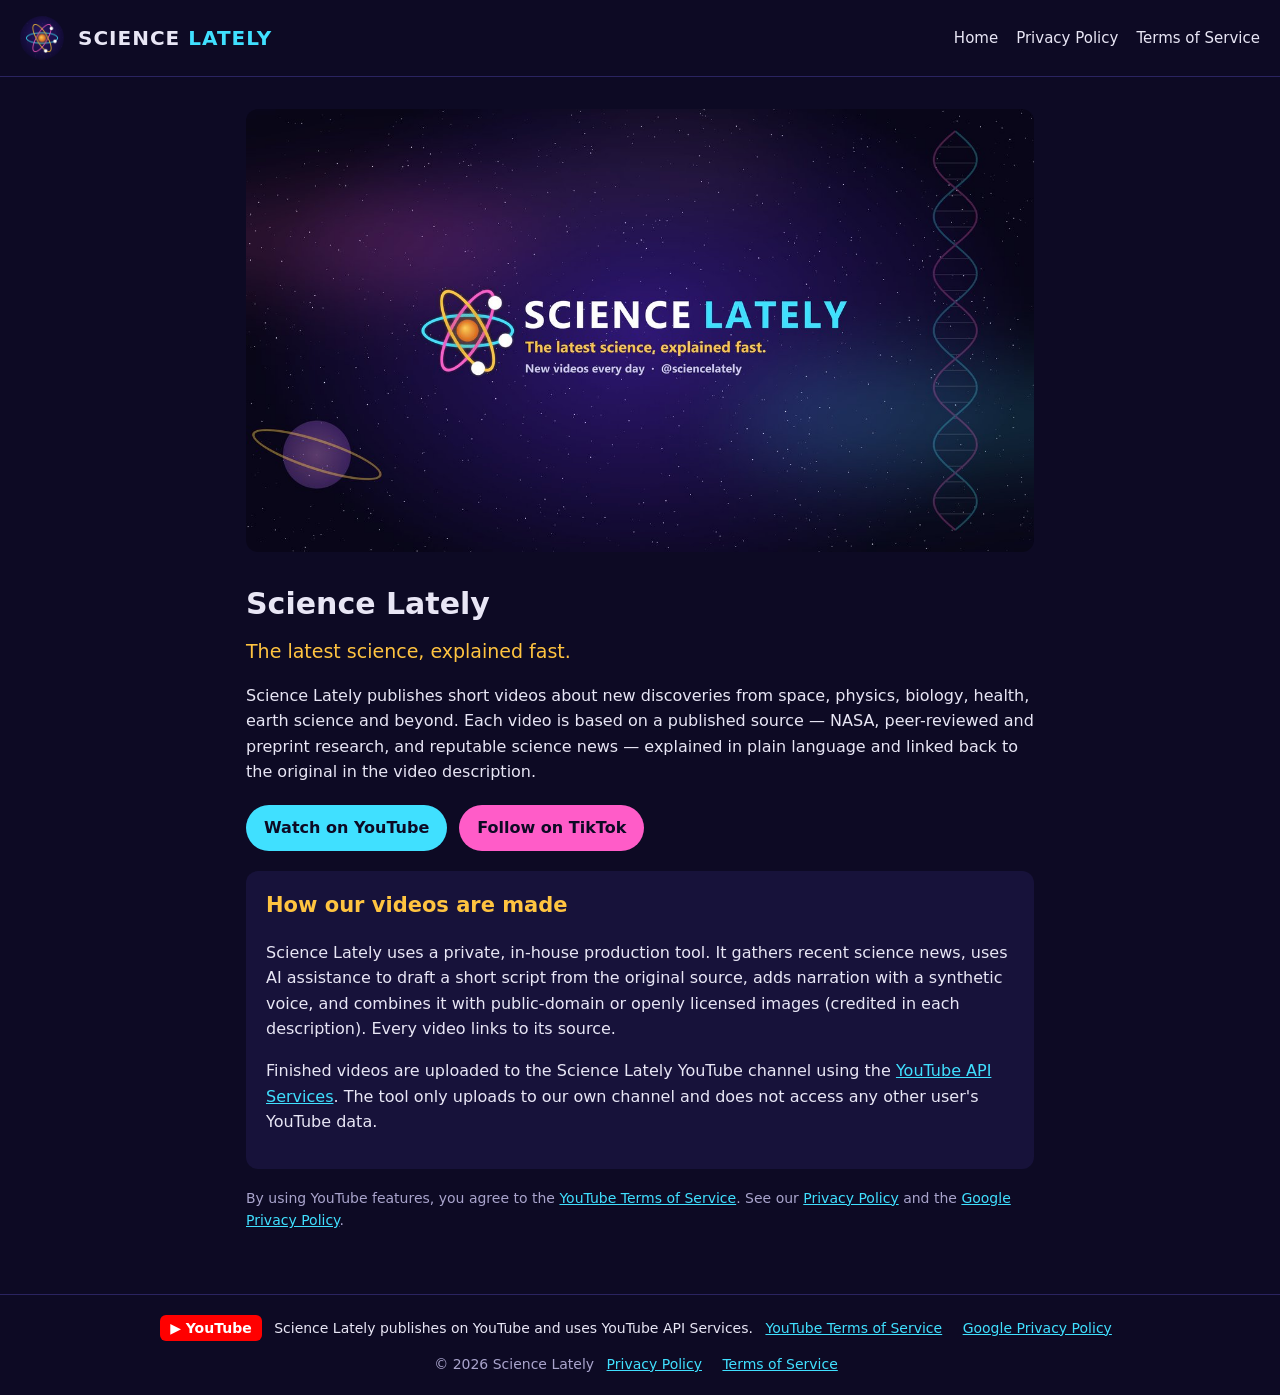
<file: index.html>
<!doctype html>
<html lang="en">
<head>
  <meta charset="utf-8">
  <meta name="viewport" content="width=device-width, initial-scale=1">
  <title>Science Lately</title>
  <meta name="description" content="The latest science, explained fast. Short videos on new discoveries in space, physics, biology, health and more.">
  <link rel="icon" href="logo.png">
  <link rel="stylesheet" href="style.css">
</head>
<body>
  <header>
    <img src="logo.png" alt="Science Lately logo">
    <div class="name">SCIENCE <span>LATELY</span></div>
    <nav>
      <a href="index.html">Home</a>
      <a href="privacy.html">Privacy Policy</a>
      <a href="terms.html">Terms of Service</a>
    </nav>
  </header>

  <main>
    <img class="hero" src="banner.jpg" alt="Science Lately banner">
    <h1>Science Lately</h1>
    <p class="tagline">The latest science, explained fast.</p>
    <p>Science Lately publishes short videos about new discoveries from space, physics, biology,
      health, earth science and beyond. Each video is based on a published source &mdash; NASA,
      peer-reviewed and preprint research, and reputable science news &mdash; explained in plain
      language and linked back to the original in the video description.</p>

    <div class="links">
      <a class="button" href="https://www.youtube.com/@sciencelately">Watch on YouTube</a>
      <a class="button alt" href="https://www.tiktok.com/@sciencelately">Follow on TikTok</a>
    </div>

    <div class="card">
      <h2 style="margin-top:0">How our videos are made</h2>
      <p>Science Lately uses a private, in-house production tool. It gathers recent science news,
        uses AI assistance to draft a short script from the original source, adds narration with
        a synthetic voice, and combines it with public-domain or openly licensed images (credited in
        each description). Every video links to its source.</p>
      <p>Finished videos are uploaded to the Science Lately YouTube channel using the
        <a href="https://developers.google.com/youtube">YouTube API Services</a>. The tool only
        uploads to our own channel and does not access any other user's YouTube data.</p>
    </div>

    <p class="muted">By using YouTube features, you agree to the
      <a href="https://www.youtube.com/t/terms">YouTube Terms of Service</a>. See our
      <a href="privacy.html">Privacy Policy</a> and the
      <a href="https://policies.google.com/privacy">Google Privacy Policy</a>.</p>
  </main>

  <footer>
    <div class="yt-notice">
      <span class="yt-badge">&#9654; YouTube</span>
      Science Lately publishes on YouTube and uses YouTube API Services.
      <a href="https://www.youtube.com/t/terms">YouTube Terms of Service</a>
      <a href="https://policies.google.com/privacy">Google Privacy Policy</a>
    </div>
    &copy; 2026 Science Lately
    <a href="privacy.html">Privacy Policy</a>
    <a href="terms.html">Terms of Service</a>
  </footer>
</body>
</html>
</file>
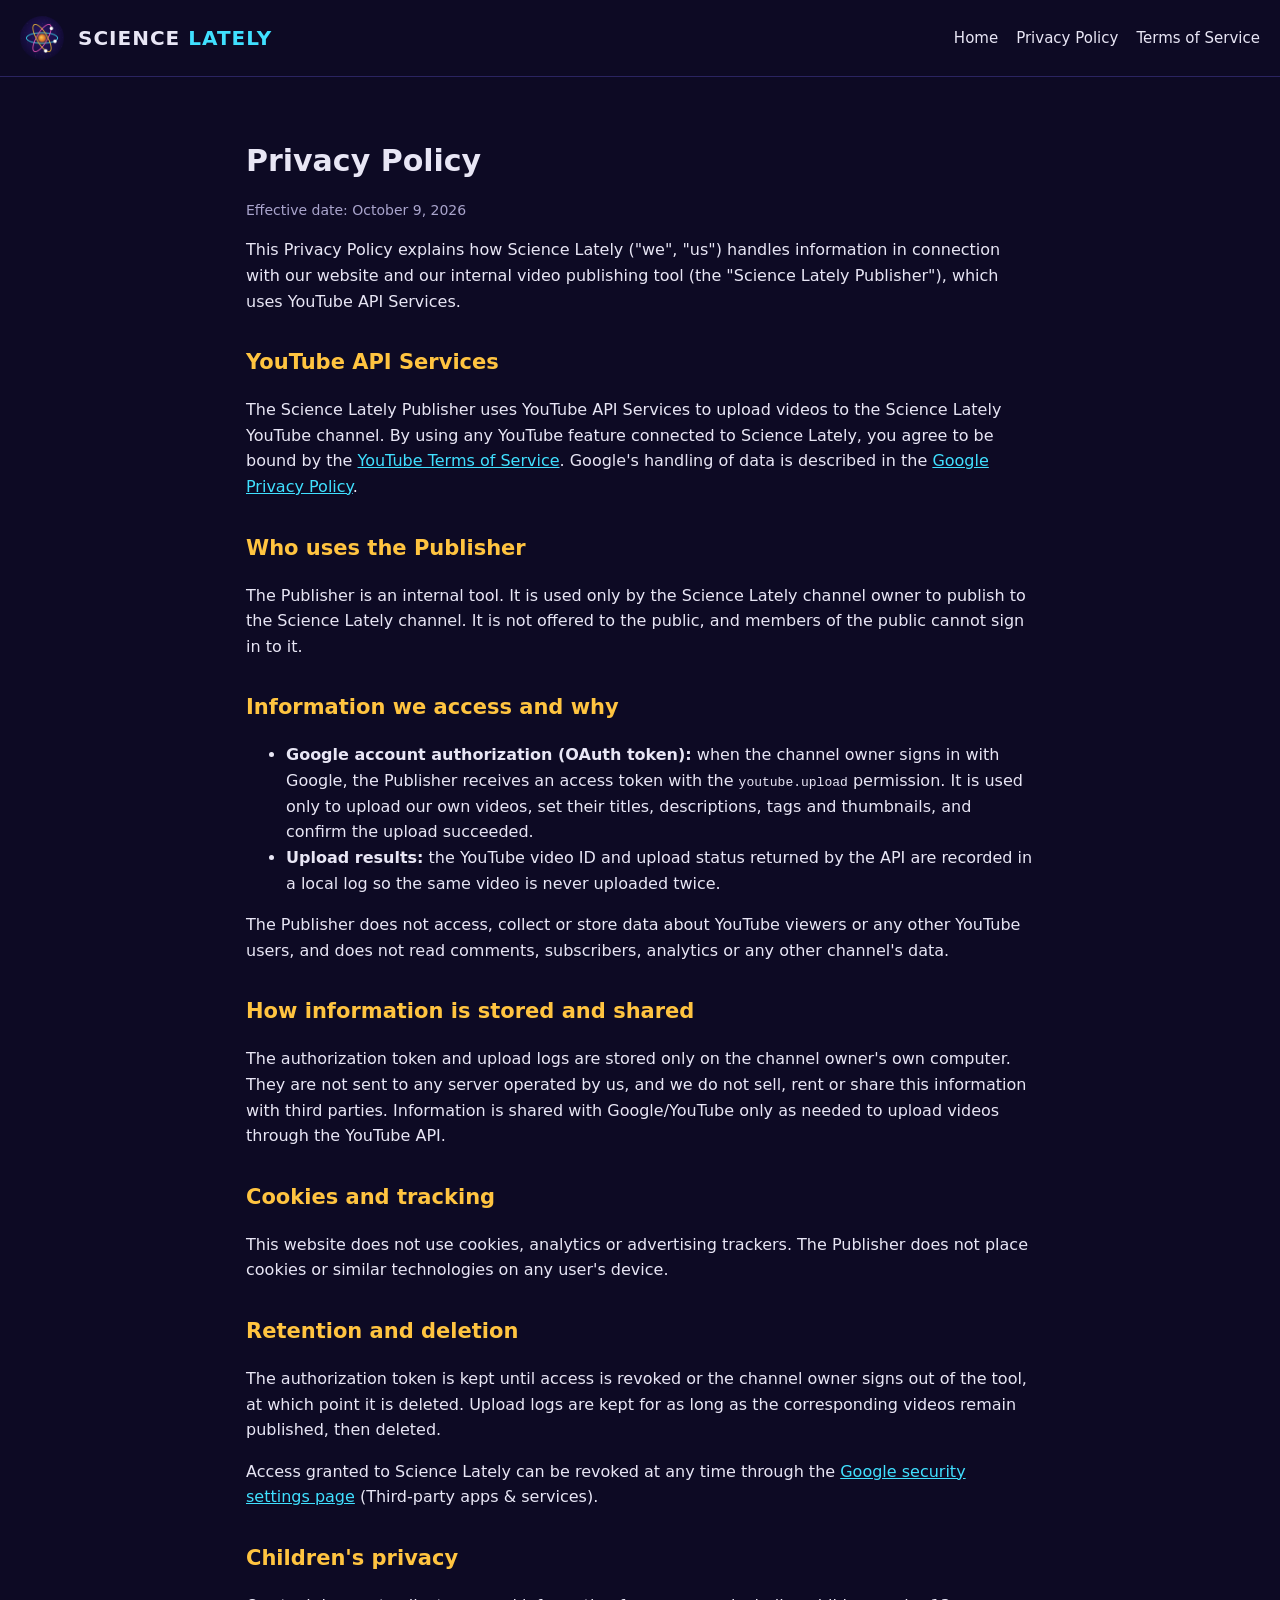
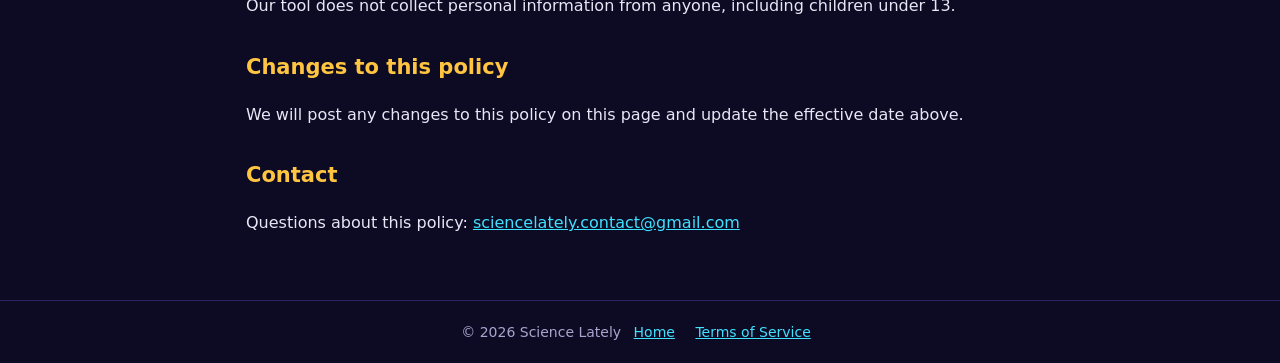
<file: privacy.html>
<!doctype html>
<html lang="en">
<head>
  <meta charset="utf-8">
  <meta name="viewport" content="width=device-width, initial-scale=1">
  <title>Privacy Policy | Science Lately</title>
  <link rel="icon" href="logo.png">
  <link rel="stylesheet" href="style.css">
</head>
<body>
  <header>
    <img src="logo.png" alt="Science Lately logo">
    <div class="name">SCIENCE <span>LATELY</span></div>
    <nav>
      <a href="index.html">Home</a>
      <a href="privacy.html">Privacy Policy</a>
      <a href="terms.html">Terms of Service</a>
    </nav>
  </header>

  <main>
    <h1>Privacy Policy</h1>
    <p class="muted">Effective date: October 9, 2026</p>

    <p>This Privacy Policy explains how Science Lately ("we", "us") handles information in
      connection with our website and our internal video publishing tool (the "Science Lately
      Publisher"), which uses YouTube API Services.</p>

    <h2>YouTube API Services</h2>
    <p>The Science Lately Publisher uses YouTube API Services to upload videos to the Science
      Lately YouTube channel. By using any YouTube feature connected to Science Lately, you agree
      to be bound by the <a href="https://www.youtube.com/t/terms">YouTube Terms of Service</a>.
      Google's handling of data is described in the
      <a href="https://policies.google.com/privacy">Google Privacy Policy</a>.</p>

    <h2>Who uses the Publisher</h2>
    <p>The Publisher is an internal tool. It is used only by the Science Lately channel owner to
      publish to the Science Lately channel. It is not offered to the public, and members of the
      public cannot sign in to it.</p>

    <h2>Information we access and why</h2>
    <ul>
      <li><strong>Google account authorization (OAuth token):</strong> when the channel owner signs
        in with Google, the Publisher receives an access token with the
        <code>youtube.upload</code> permission. It is used only to upload our own videos, set their
        titles, descriptions, tags and thumbnails, and confirm the upload succeeded.</li>
      <li><strong>Upload results:</strong> the YouTube video ID and upload status returned by the
        API are recorded in a local log so the same video is never uploaded twice.</li>
    </ul>
    <p>The Publisher does not access, collect or store data about YouTube viewers or any other
      YouTube users, and does not read comments, subscribers, analytics or any other channel's
      data.</p>

    <h2>How information is stored and shared</h2>
    <p>The authorization token and upload logs are stored only on the channel owner's own computer.
      They are not sent to any server operated by us, and we do not sell, rent or share this
      information with third parties. Information is shared with Google/YouTube only as needed to
      upload videos through the YouTube API.</p>

    <h2>Cookies and tracking</h2>
    <p>This website does not use cookies, analytics or advertising trackers. The Publisher does
      not place cookies or similar technologies on any user's device.</p>

    <h2>Retention and deletion</h2>
    <p>The authorization token is kept until access is revoked or the channel owner signs out of
      the tool, at which point it is deleted. Upload logs are kept for as long as the corresponding
      videos remain published, then deleted.</p>
    <p>Access granted to Science Lately can be revoked at any time through the
      <a href="https://myaccount.google.com/permissions">Google security settings page</a>
      (Third-party apps &amp; services).</p>

    <h2>Children's privacy</h2>
    <p>Our tool does not collect personal information from anyone, including children under 13.</p>

    <h2>Changes to this policy</h2>
    <p>We will post any changes to this policy on this page and update the effective date above.</p>

    <h2>Contact</h2>
    <p>Questions about this policy: <a href="mailto:sciencelately.contact@gmail.com">sciencelately.contact@gmail.com</a></p>
  </main>

  <footer>
    &copy; 2026 Science Lately
    <a href="index.html">Home</a>
    <a href="terms.html">Terms of Service</a>
  </footer>
</body>
</html>
</file>
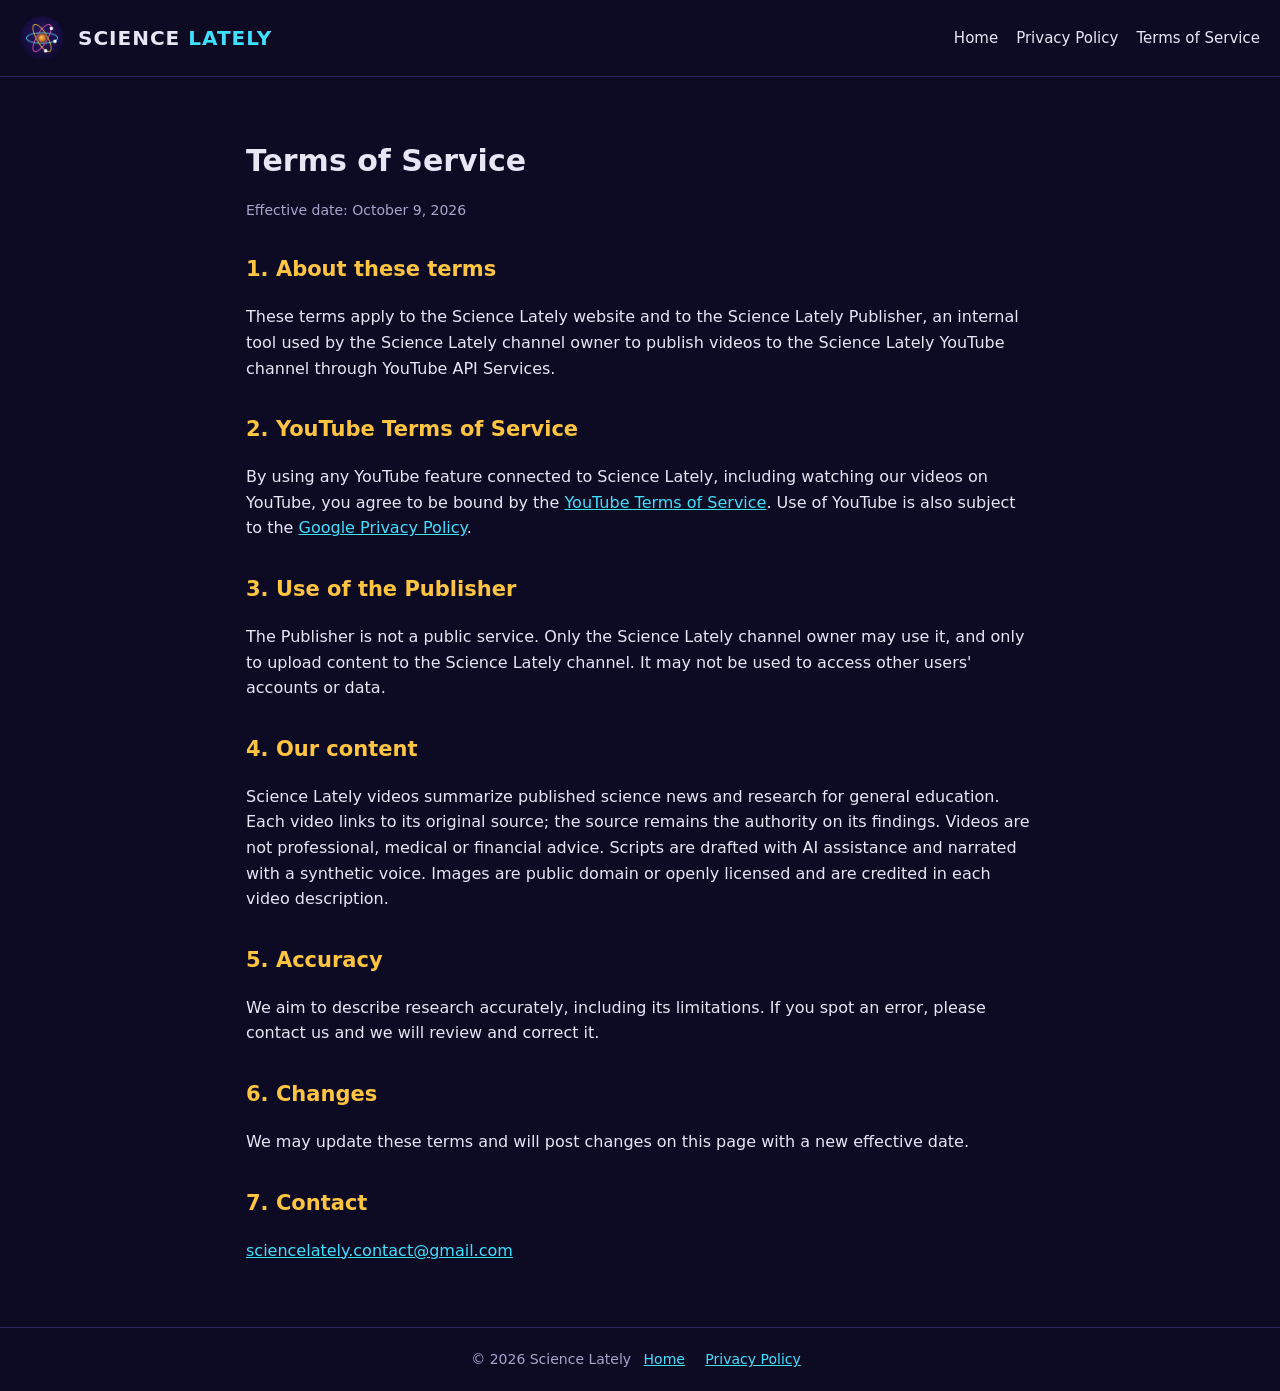
<file: terms.html>
<!doctype html>
<html lang="en">
<head>
  <meta charset="utf-8">
  <meta name="viewport" content="width=device-width, initial-scale=1">
  <title>Terms of Service | Science Lately</title>
  <link rel="icon" href="logo.png">
  <link rel="stylesheet" href="style.css">
</head>
<body>
  <header>
    <img src="logo.png" alt="Science Lately logo">
    <div class="name">SCIENCE <span>LATELY</span></div>
    <nav>
      <a href="index.html">Home</a>
      <a href="privacy.html">Privacy Policy</a>
      <a href="terms.html">Terms of Service</a>
    </nav>
  </header>

  <main>
    <h1>Terms of Service</h1>
    <p class="muted">Effective date: October 9, 2026</p>

    <h2>1. About these terms</h2>
    <p>These terms apply to the Science Lately website and to the Science Lately Publisher, an
      internal tool used by the Science Lately channel owner to publish videos to the Science
      Lately YouTube channel through YouTube API Services.</p>

    <h2>2. YouTube Terms of Service</h2>
    <p>By using any YouTube feature connected to Science Lately, including watching our videos on
      YouTube, you agree to be bound by the
      <a href="https://www.youtube.com/t/terms">YouTube Terms of Service</a>. Use of YouTube is
      also subject to the <a href="https://policies.google.com/privacy">Google Privacy Policy</a>.</p>

    <h2>3. Use of the Publisher</h2>
    <p>The Publisher is not a public service. Only the Science Lately channel owner may use it, and
      only to upload content to the Science Lately channel. It may not be used to access other
      users' accounts or data.</p>

    <h2>4. Our content</h2>
    <p>Science Lately videos summarize published science news and research for general education.
      Each video links to its original source; the source remains the authority on its findings.
      Videos are not professional, medical or financial advice. Scripts are drafted with AI
      assistance and narrated with a synthetic voice. Images are public domain or openly licensed
      and are credited in each video description.</p>

    <h2>5. Accuracy</h2>
    <p>We aim to describe research accurately, including its limitations. If you spot an error,
      please contact us and we will review and correct it.</p>

    <h2>6. Changes</h2>
    <p>We may update these terms and will post changes on this page with a new effective date.</p>

    <h2>7. Contact</h2>
    <p><a href="mailto:sciencelately.contact@gmail.com">sciencelately.contact@gmail.com</a></p>
  </main>

  <footer>
    &copy; 2026 Science Lately
    <a href="index.html">Home</a>
    <a href="privacy.html">Privacy Policy</a>
  </footer>
</body>
</html>
</file>
<file: style.css>
:root {
  --bg: #0d0a24;
  --panel: #17123a;
  --text: #e8e6f5;
  --muted: #a9a4cc;
  --cyan: #40e0ff;
  --gold: #ffc440;
  --pink: #ff5cc8;
}
* { box-sizing: border-box; }
body {
  margin: 0;
  background: var(--bg);
  color: var(--text);
  font-family: "Segoe UI", system-ui, -apple-system, Roboto, Arial, sans-serif;
  line-height: 1.6;
}
a { color: var(--cyan); }
header {
  display: flex; align-items: center; gap: 14px;
  padding: 16px 20px; border-bottom: 1px solid #2a2460;
}
header img { width: 44px; height: 44px; border-radius: 50%; }
header .name { font-weight: 700; font-size: 20px; letter-spacing: 1px; }
header .name span { color: var(--cyan); }
nav { margin-left: auto; display: flex; gap: 18px; flex-wrap: wrap; }
nav a { color: var(--text); text-decoration: none; font-size: 15px; }
nav a:hover { color: var(--cyan); }
main { max-width: 820px; margin: 0 auto; padding: 32px 16px 48px; }
.hero { width: 100%; border-radius: 12px; display: block; }
h1 { font-size: 30px; margin: 28px 0 8px; }
h2 { font-size: 21px; margin-top: 32px; color: var(--gold); }
.tagline { color: var(--gold); font-size: 19px; margin: 0 0 16px; }
.card { background: var(--panel); border-radius: 12px; padding: 18px 20px; margin: 18px 0; }
.links { display: flex; gap: 12px; flex-wrap: wrap; margin: 20px 0; }
.button {
  background: var(--cyan); color: #0d0a24; padding: 10px 18px; border-radius: 999px;
  text-decoration: none; font-weight: 700;
}
.button.alt { background: var(--pink); }
.muted { color: var(--muted); font-size: 14px; }
footer {
  border-top: 1px solid #2a2460; padding: 20px 16px; text-align: center;
  color: var(--muted); font-size: 14px;
}
footer a { margin: 0 8px; }
.yt-notice { margin-bottom: 12px; color: var(--text); }
.yt-badge {
  display: inline-block; background: #ff0000; color: #fff; font-weight: 700;
  padding: 2px 10px; border-radius: 6px; margin-right: 8px;
}
</file>
